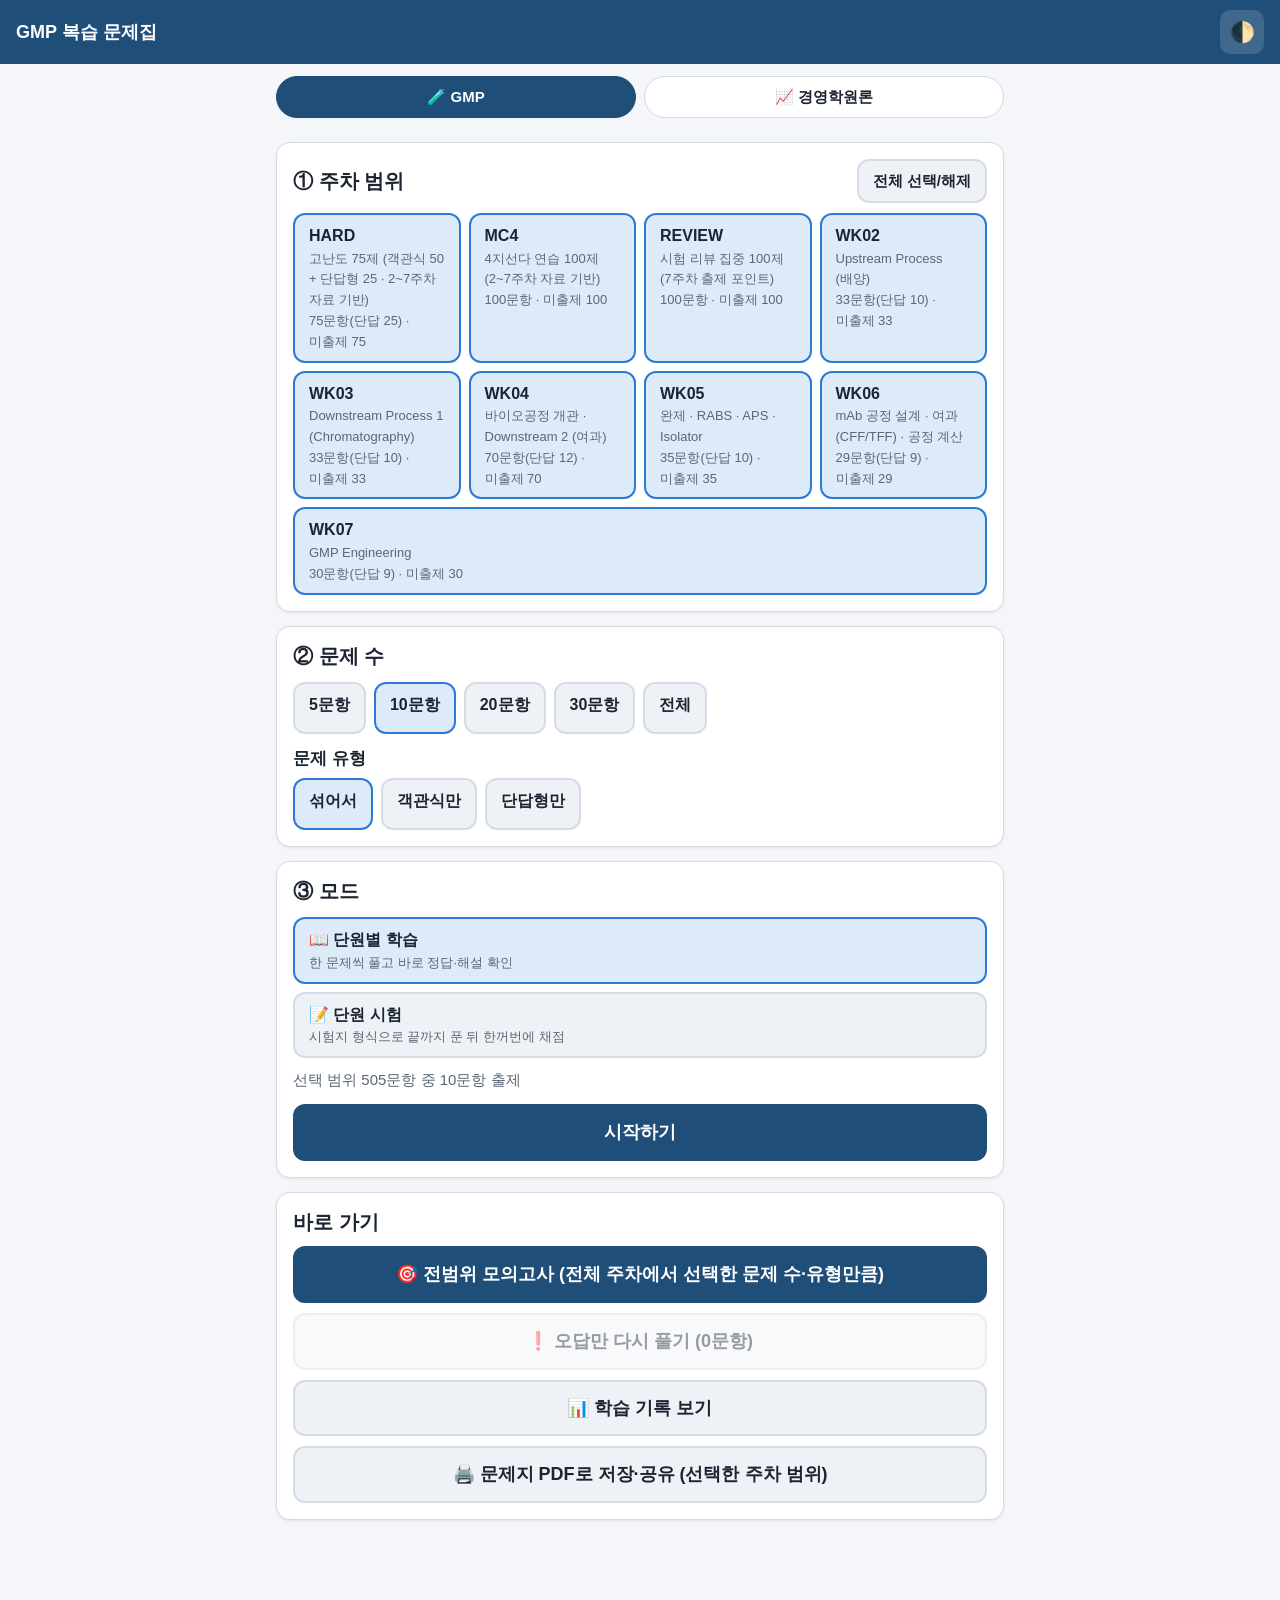
<file: index.html>
<!doctype html>
<html lang="ko">
<head>
  <meta charset="utf-8">
  <meta name="viewport" content="width=device-width, initial-scale=1, viewport-fit=cover">
  <meta name="theme-color" content="#1f4e79">
  <title>GMP 복습 문제집</title>
  <link rel="icon" href="data:,">
  <link rel="stylesheet" href="style.css">
</head>
<body>
  <header class="topbar">
    <button class="link-btn" id="homeBtn" type="button" aria-label="처음으로">GMP 복습 문제집</button>
    <button class="icon-btn" id="themeBtn" type="button" aria-label="화면 테마 바꾸기">🌓</button>
  </header>

  <nav class="subject-nav" aria-label="과목 선택">
    <a href="./" aria-current="page">🧪 GMP</a>
    <a href="mgmt/">📈 경영학원론</a>
  </nav>

  <main id="app" aria-live="polite">
    <p class="loading">문제를 불러오는 중…</p>
  </main>

  <script src="app.js"></script>
</body>
</html>
</file>
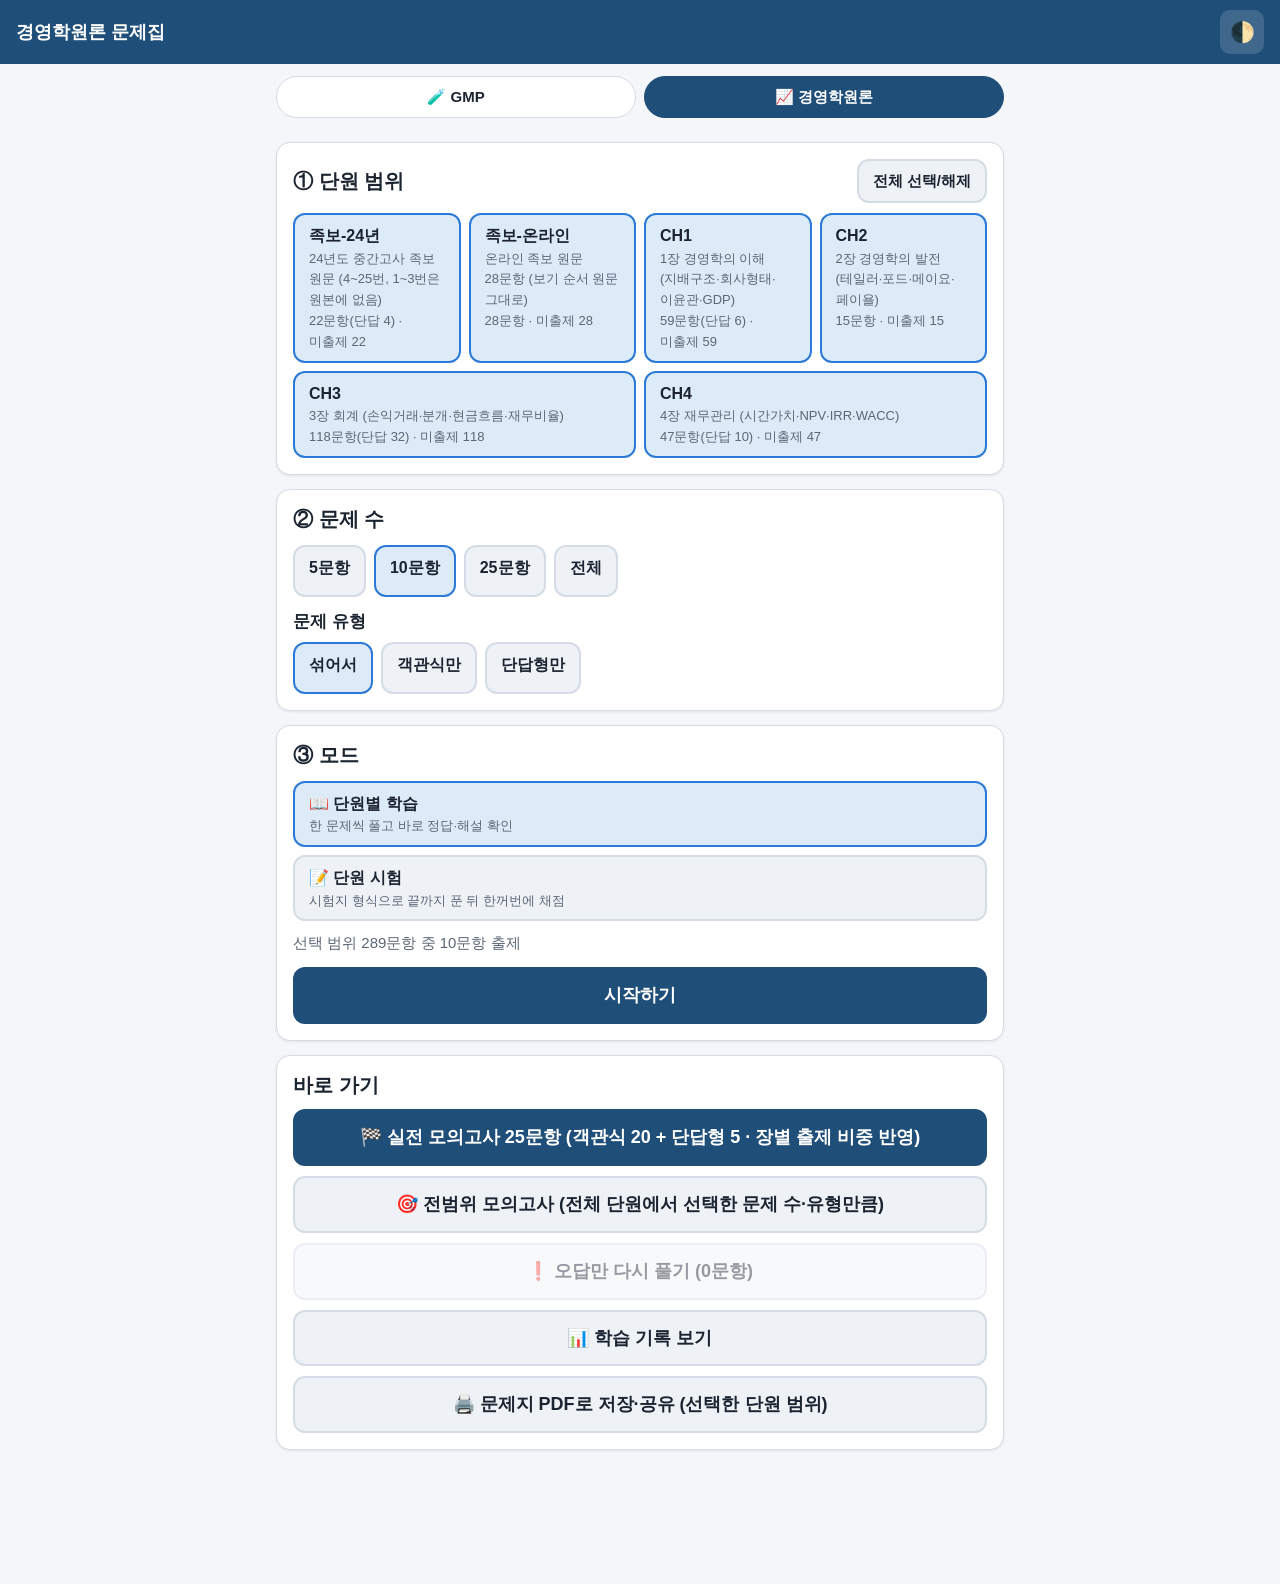
<file: mgmt/index.html>
<!doctype html>
<html lang="ko">
<head>
  <meta charset="utf-8">
  <meta name="viewport" content="width=device-width, initial-scale=1, viewport-fit=cover">
  <meta name="theme-color" content="#1f4e79">
  <title>경영학원론 문제집</title>
  <link rel="icon" href="data:,">
  <link rel="stylesheet" href="../style.css">
</head>
<body data-base="questions/" data-store="mgmtq" data-unit="단원"
      data-paper="경영학원론 중간고사 대비" data-print="경영학원론 복습 문제지"
      data-counts="5,10,25,0"
      data-real-label="🏁 실전 모의고사 25문항 (객관식 20 + 단답형 5 · 장별 출제 비중 반영)"
      data-blueprint='{"CH1":{"n":5,"short":1},"CH2":{"n":1},"CH3":{"n":15,"short":3},"CH4":{"n":4,"short":1}}'>
  <header class="topbar">
    <button class="link-btn" id="homeBtn" type="button" aria-label="처음으로">경영학원론 문제집</button>
    <button class="icon-btn" id="themeBtn" type="button" aria-label="화면 테마 바꾸기">🌓</button>
  </header>

  <nav class="subject-nav" aria-label="과목 선택">
    <a href="../">🧪 GMP</a>
    <a href="./" aria-current="page">📈 경영학원론</a>
  </nav>

  <main id="app" aria-live="polite">
    <p class="loading">문제를 불러오는 중…</p>
  </main>

  <script src="../app.js"></script>
</body>
</html>
</file>
<file: style.css>
:root {
  --bg: #f4f6f9;
  --surface: #ffffff;
  --surface-2: #eef2f7;
  --text: #1b2430;
  --muted: #5b6676;
  --border: #d5dce6;
  --primary: #1f4e79;
  --primary-text: #ffffff;
  --accent: #2b7bd6;
  --ok: #1e8a4c;
  --ok-bg: #e3f5ea;
  --bad: #c0392b;
  --bad-bg: #fbe7e5;
  --warn-bg: #fff6dd;
  --radius: 14px;
  --shadow: 0 1px 3px rgba(0, 0, 0, .08);
  color-scheme: light;
}

@media (prefers-color-scheme: dark) {
  :root:not([data-theme="light"]) {
    --bg: #12161c;
    --surface: #1b2129;
    --surface-2: #232b36;
    --text: #e6ebf1;
    --muted: #9aa6b5;
    --border: #334050;
    --primary: #4c8fd6;
    --primary-text: #0d1117;
    --accent: #6aaaf0;
    --ok: #4cc785;
    --ok-bg: #173325;
    --bad: #f07a6c;
    --bad-bg: #3a1d1a;
    --warn-bg: #3a3218;
    --shadow: none;
    color-scheme: dark;
  }
}

:root[data-theme="dark"] {
  --bg: #12161c;
  --surface: #1b2129;
  --surface-2: #232b36;
  --text: #e6ebf1;
  --muted: #9aa6b5;
  --border: #334050;
  --primary: #4c8fd6;
  --primary-text: #0d1117;
  --accent: #6aaaf0;
  --ok: #4cc785;
  --ok-bg: #173325;
  --bad: #f07a6c;
  --bad-bg: #3a1d1a;
  --warn-bg: #3a3218;
  --shadow: none;
  color-scheme: dark;
}

* { box-sizing: border-box; }

html { -webkit-text-size-adjust: 100%; }

body {
  margin: 0;
  background: var(--bg);
  color: var(--text);
  font-family: -apple-system, BlinkMacSystemFont, "Apple SD Gothic Neo", "Pretendard", "Noto Sans KR", "Malgun Gothic", sans-serif;
  font-size: 17px;
  line-height: 1.6;
  word-break: keep-all;
  overflow-wrap: anywhere;
}

.topbar {
  position: sticky;
  top: 0;
  z-index: 10;
  display: flex;
  align-items: center;
  justify-content: space-between;
  padding: 10px 16px;
  padding-top: max(10px, env(safe-area-inset-top));
  background: var(--primary);
  color: var(--primary-text);
}

.link-btn {
  background: none;
  border: 0;
  color: inherit;
  font: inherit;
  font-weight: 700;
  font-size: 18px;
  padding: 6px 0;
  cursor: pointer;
}

.icon-btn {
  min-width: 44px;
  min-height: 44px;
  border: 0;
  border-radius: 10px;
  background: rgba(255, 255, 255, .15);
  color: inherit;
  font-size: 20px;
  cursor: pointer;
}

main {
  max-width: 760px;
  margin: 0 auto;
  padding: 16px 16px 120px;
}

/* 과목 선택 탭 */
.subject-nav { display: flex; gap: 8px; max-width: 760px; margin: 0 auto; padding: 12px 16px 0; }
.subject-nav a {
  flex: 1; text-align: center; padding: 8px 10px; border-radius: 999px; border: 1px solid var(--border);
  background: var(--surface); color: var(--text); text-decoration: none; font-weight: 700; font-size: 15px;
}
.subject-nav a[aria-current="page"] { background: var(--primary); color: var(--primary-text); border-color: var(--primary); }

h1, h2, h3 { line-height: 1.35; }
h2 { font-size: 20px; margin: 0 0 12px; }
h3 { font-size: 17px; margin: 0 0 8px; }

.card {
  background: var(--surface);
  border: 1px solid var(--border);
  border-radius: var(--radius);
  padding: 16px;
  margin-bottom: 14px;
  box-shadow: var(--shadow);
}

.muted { color: var(--muted); font-size: 15px; }
.loading, .error { text-align: center; padding: 40px 0; }
.error { color: var(--bad); white-space: pre-line; }

/* 선택 칩 / 토글 */
.chips { display: flex; flex-wrap: wrap; gap: 8px; }

.chip {
  position: relative;
  display: inline-flex;
  flex-direction: column;
  min-height: 52px;
  padding: 8px 14px;
  border: 2px solid var(--border);
  border-radius: 12px;
  background: var(--surface-2);
  cursor: pointer;
  user-select: none;
  -webkit-tap-highlight-color: transparent;
}

.chip input { position: absolute; opacity: 0; pointer-events: none; }
.chip:has(input:checked) { border-color: var(--accent); background: color-mix(in srgb, var(--accent) 16%, var(--surface)); }
.chip:has(input:focus-visible) { outline: 3px solid var(--accent); outline-offset: 2px; }
.chip strong { font-size: 16px; }
.chip small { color: var(--muted); font-size: 13px; }

.week-chip { flex: 1 1 140px; }
.wide-chip { flex: 1 1 100%; }

.row { display: flex; gap: 10px; flex-wrap: wrap; align-items: center; }
.row.between { justify-content: space-between; }

/* 버튼 */
.btn {
  display: inline-flex;
  align-items: center;
  justify-content: center;
  gap: 6px;
  min-height: 54px;
  padding: 12px 18px;
  border: 2px solid transparent;
  border-radius: 12px;
  background: var(--primary);
  color: var(--primary-text);
  font: inherit;
  font-weight: 700;
  cursor: pointer;
  -webkit-tap-highlight-color: transparent;
}

.btn:disabled { opacity: .45; cursor: not-allowed; }
.btn.secondary { background: var(--surface-2); color: var(--text); border-color: var(--border); }
.btn.danger { background: transparent; color: var(--bad); border-color: var(--bad); }
.btn.block { width: 100%; }
.btn.small { min-height: 44px; padding: 8px 14px; font-size: 15px; }
.stack { display: grid; gap: 10px; }

/* 진행 바 */
.progress-wrap {
  position: sticky;
  top: 64px;
  z-index: 5;
  background: var(--bg);
  padding: 8px 0 10px;
  margin-bottom: 6px;
}

.progress-label { display: flex; justify-content: space-between; font-size: 15px; color: var(--muted); margin-bottom: 6px; }
.progress-label strong { color: var(--text); }
.progress { height: 10px; background: var(--surface-2); border-radius: 999px; overflow: hidden; border: 1px solid var(--border); }
.progress > div { height: 100%; background: var(--accent); width: 0; transition: width .25s ease; }

/* 문항 */
.q-meta { display: flex; flex-wrap: wrap; gap: 6px; margin-bottom: 10px; }
.tag { font-size: 13px; padding: 2px 10px; border-radius: 999px; background: var(--surface-2); color: var(--muted); border: 1px solid var(--border); }
.tag.new { background: var(--warn-bg); color: var(--text); }

.q-text { font-size: 18px; font-weight: 600; margin: 0 0 14px; white-space: pre-line; }
.q-num { font-weight: 800; margin-right: 4px; }

.choices { display: grid; gap: 10px; margin: 0; padding: 0; list-style: none; }

.choice {
  display: flex;
  align-items: flex-start;
  gap: 10px;
  width: 100%;
  min-height: 56px;
  padding: 12px 14px;
  border: 2px solid var(--border);
  border-radius: 12px;
  background: var(--surface);
  color: var(--text);
  font: inherit;
  text-align: left;
  cursor: pointer;
  -webkit-tap-highlight-color: transparent;
}

.choice .mark { flex: 0 0 auto; font-weight: 800; font-size: 19px; line-height: 1.4; }
.choice .ctext { flex: 1; white-space: pre-line; }
.choice:hover:not(:disabled) { border-color: var(--accent); }
.choice.selected { border-color: var(--accent); background: color-mix(in srgb, var(--accent) 14%, var(--surface)); }
.choice.correct { border-color: var(--ok); background: var(--ok-bg); }
.choice.wrong { border-color: var(--bad); background: var(--bad-bg); }
.choice:disabled { cursor: default; }

/* 단답형 */
.short-row { display: flex; gap: 8px; align-items: stretch; }
.short-row .btn { flex: 0 0 auto; }
.short-input {
  flex: 1;
  width: 100%;
  min-height: 52px;
  padding: 10px 14px;
  border: 2px solid var(--border);
  border-radius: 12px;
  background: var(--surface);
  color: var(--text);
  font: inherit;
}
.short-input:focus { outline: none; border-color: var(--accent); }
.short-input.correct { border-color: var(--ok); background: var(--ok-bg); }
.short-input.wrong { border-color: var(--bad); background: var(--bad-bg); }
.short-ans { display: grid; gap: 6px; margin: 4px 0 8px; font-size: 15px; }
.short-ans .ok { color: var(--ok); font-weight: 700; }
.short-ans .bad { color: var(--bad); font-weight: 700; }
.short-ans .btn { justify-self: start; }

.feedback { margin-top: 14px; padding: 14px; border-radius: 12px; border: 1px solid var(--border); background: var(--surface-2); }
.feedback .verdict { font-weight: 800; font-size: 18px; margin-bottom: 6px; }
.feedback .verdict.ok { color: var(--ok); }
.feedback .verdict.bad { color: var(--bad); }
.explain { white-space: pre-line; }
.source { margin-top: 8px; font-size: 14px; color: var(--muted); }
.source::before { content: "📄 출처: "; }
.notes { margin-top: 10px; border-top: 1px solid var(--border); padding-top: 8px; }
.notes summary { cursor: pointer; font-weight: 700; color: var(--accent); padding: 6px 0; min-height: 32px; }
.notes-body { white-space: pre-line; font-size: 15px; line-height: 1.6; margin-top: 6px; }
.print-notes { margin-top: 6px; padding-top: 6px; border-top: 1px dotted var(--border); white-space: pre-line; font-size: 12.5px; color: var(--text); }

/* 시험지 */
.paper-head {
  border: 2px solid var(--text);
  border-radius: 6px;
  padding: 14px;
  margin-bottom: 16px;
  background: var(--surface);
}

.paper-head h2 { text-align: center; font-size: 21px; margin-bottom: 4px; }
.paper-head .sub { text-align: center; color: var(--muted); font-size: 14px; margin-bottom: 10px; }
.paper-grid { display: grid; grid-template-columns: repeat(auto-fit, minmax(140px, 1fr)); border-top: 1px solid var(--border); }
.paper-grid div { padding: 6px 4px; border-bottom: 1px solid var(--border); font-size: 15px; }
.paper-grid b { display: inline-block; min-width: 56px; color: var(--muted); font-weight: 600; }
.paper-note { margin-top: 10px; font-size: 14px; color: var(--muted); }

.paper-q { border-bottom: 1px dashed var(--border); padding: 16px 0; scroll-margin-top: 120px; }
.paper-q:last-of-type { border-bottom: 0; }

.omr { display: flex; flex-wrap: wrap; gap: 6px; }
.omr a {
  display: inline-flex; align-items: center; justify-content: center;
  min-width: 40px; min-height: 40px; border-radius: 8px;
  border: 1px solid var(--border); background: var(--surface-2);
  color: var(--text); text-decoration: none; font-size: 14px; font-weight: 700;
}
.omr a.done { background: var(--accent); color: #fff; border-color: var(--accent); }
.omr a.ok { background: var(--ok); color: #fff; border-color: var(--ok); }
.omr a.bad { background: var(--bad); color: #fff; border-color: var(--bad); }

/* 결과 */
.score-big { font-size: 44px; font-weight: 800; text-align: center; margin: 4px 0; }
.score-sub { text-align: center; color: var(--muted); }

table.stats { width: 100%; border-collapse: collapse; font-size: 15px; }
table.stats th, table.stats td { padding: 8px 6px; border-bottom: 1px solid var(--border); text-align: left; }
table.stats td.num, table.stats th.num { text-align: right; white-space: nowrap; }

.bar { height: 8px; background: var(--surface-2); border-radius: 999px; overflow: hidden; margin-top: 4px; }
.bar > div { height: 100%; background: var(--ok); }

.review-item { border-left: 5px solid var(--border); }
.review-item.ok { border-left-color: var(--ok); }
.review-item.bad { border-left-color: var(--bad); }
.review-ans { margin: 8px 0; font-size: 15px; }
.review-ans .ok { color: var(--ok); font-weight: 700; }
.review-ans .bad { color: var(--bad); font-weight: 700; }

.bottom-bar {
  position: fixed;
  left: 0; right: 0; bottom: 0;
  z-index: 20;
  padding: 10px 16px;
  padding-bottom: max(10px, env(safe-area-inset-bottom));
  background: color-mix(in srgb, var(--bg) 92%, transparent);
  backdrop-filter: blur(6px);
  border-top: 1px solid var(--border);
}
.bottom-bar .inner { max-width: 760px; margin: 0 auto; display: flex; gap: 10px; }
.bottom-bar .btn { flex: 1; }

@media (min-width: 720px) {
  body { font-size: 18px; }
  main { padding-top: 24px; }
  .q-text { font-size: 19px; }
}

/* 인쇄용 문제지 */
.print-q { padding: 12px 0; border-bottom: 1px dashed var(--border); }
.print-q:last-of-type { border-bottom: 0; }
.print-q .q-text { margin-bottom: 8px; }
.print-tag { font-size: 12px; font-weight: 400; color: var(--muted); }
.print-choices { list-style: none; margin: 0; padding: 0 0 0 6px; }
.print-choices li { margin: 4px 0; white-space: pre-line; }
.print-choices li.ans { font-weight: 700; color: var(--ok); }
.print-explain { margin-top: 8px; padding: 8px 10px; border-left: 3px solid var(--ok); background: var(--surface-2); font-size: 14px; white-space: pre-line; }
.print-src { margin-top: 4px; color: var(--muted); font-size: 12px; }
.print-key h3 { margin: 18px 0 8px; }
.key-grid { display: grid; grid-template-columns: repeat(auto-fill, minmax(64px, 1fr)); gap: 4px; }
.key-grid div { border: 1px solid var(--border); border-radius: 6px; padding: 4px 6px; font-size: 15px; }
.key-grid div.wide { grid-column: 1 / -1; }
.print-blank { margin: 6px 0 2px 6px; padding-bottom: 18px; border-bottom: 1px solid var(--border); max-width: 70%; }

@media print {
  :root, :root:not([data-theme="light"]), :root[data-theme="dark"] {
    color-scheme: light;
    --bg: #fff; --surface: #fff; --surface-2: #f2f2f2; --text: #000; --muted: #444; --border: #999;
    --ok: #0a6b2f; --ok-bg: #e8f5ec; --bad: #b00020; --bad-bg: #fdecee;
  }
  @page { size: A4; margin: 14mm 12mm; }
  .topbar, .subject-nav, .bottom-bar, .progress-wrap, .no-print { display: none !important; }
  html, body { background: #fff !important; color: #000; }
  body { font-size: 12.5pt; }
  main { padding: 0; max-width: none; }
  .card { box-shadow: none; border: 0; padding: 0; margin: 0 0 8px; background: #fff; }
  .print-q, .review-item, .paper-q { break-inside: avoid; page-break-inside: avoid; }
  .q-text { font-size: 12.5pt; }
  .print-key { break-before: page; page-break-before: always; }
  .choice { padding: 4px 8px; min-height: 0; }
  .notes { display: none; }
  .short-ans .btn { display: none; }
}
</file>
